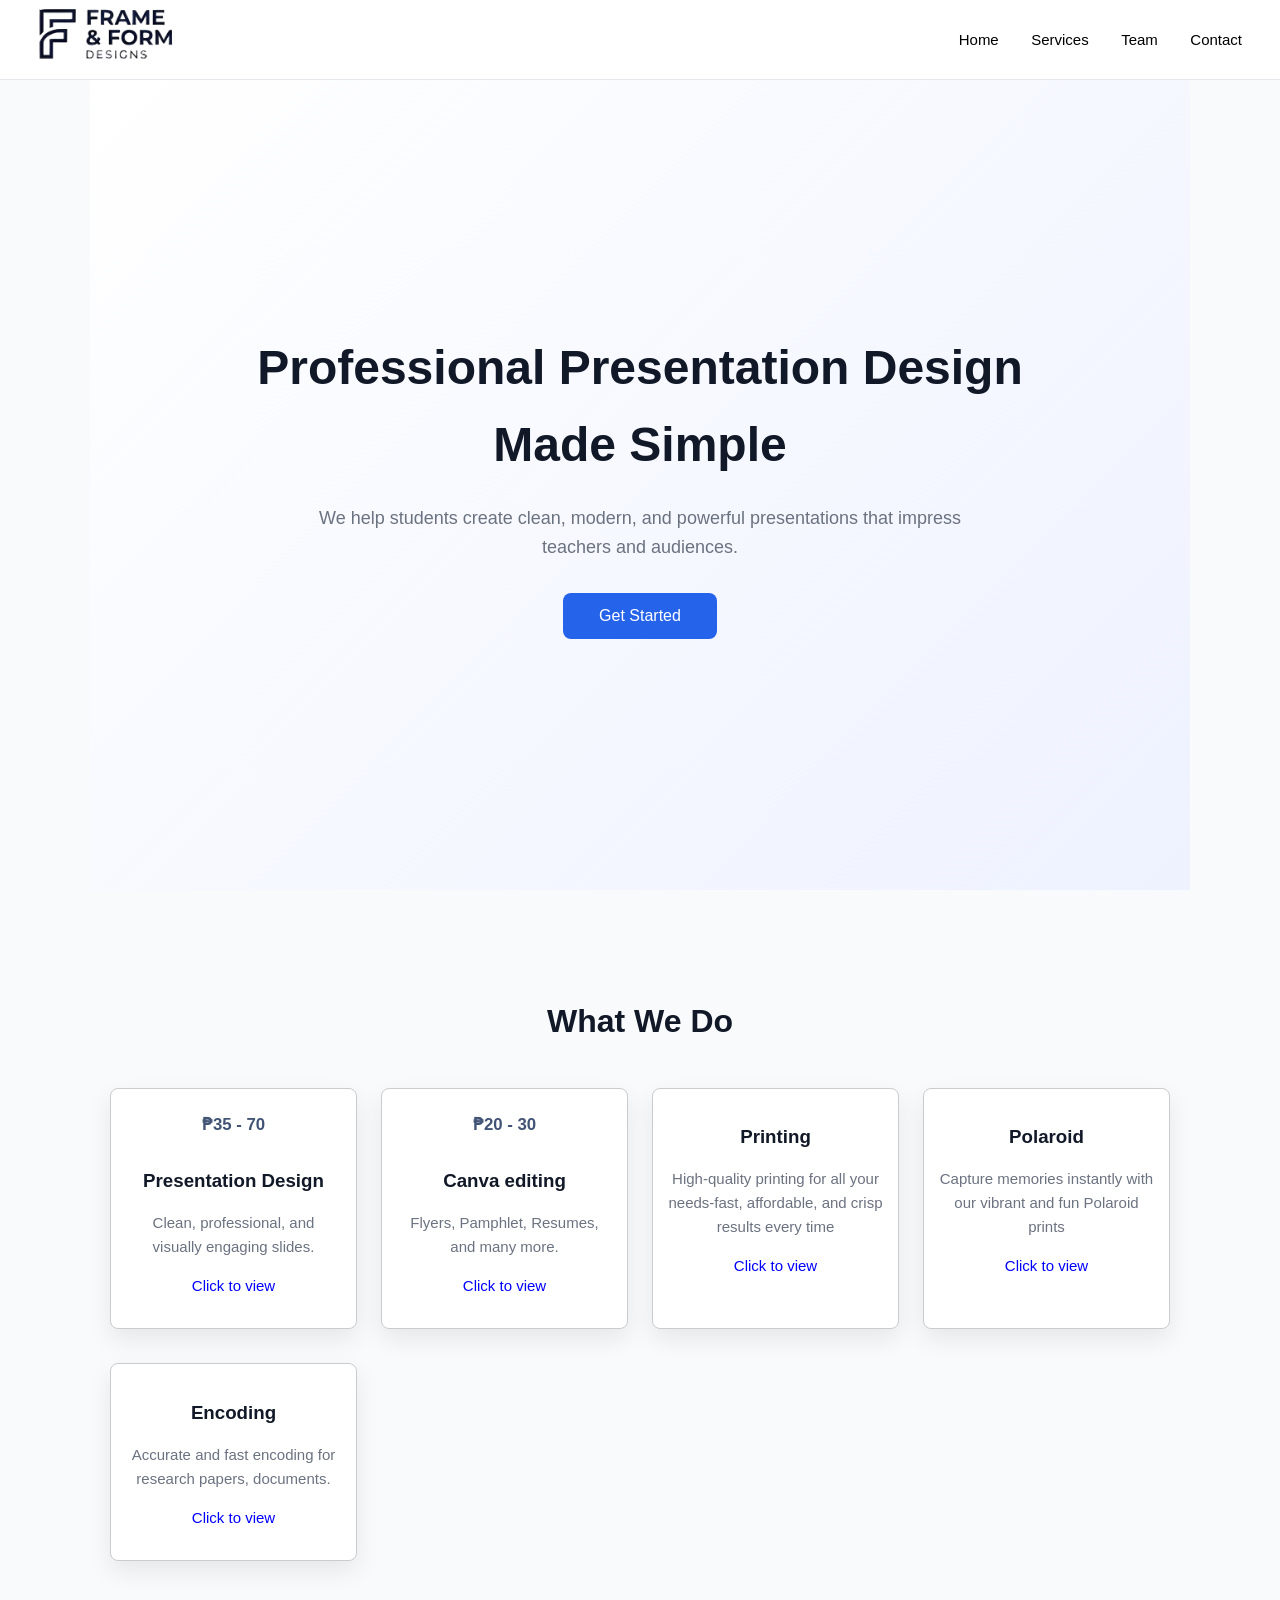
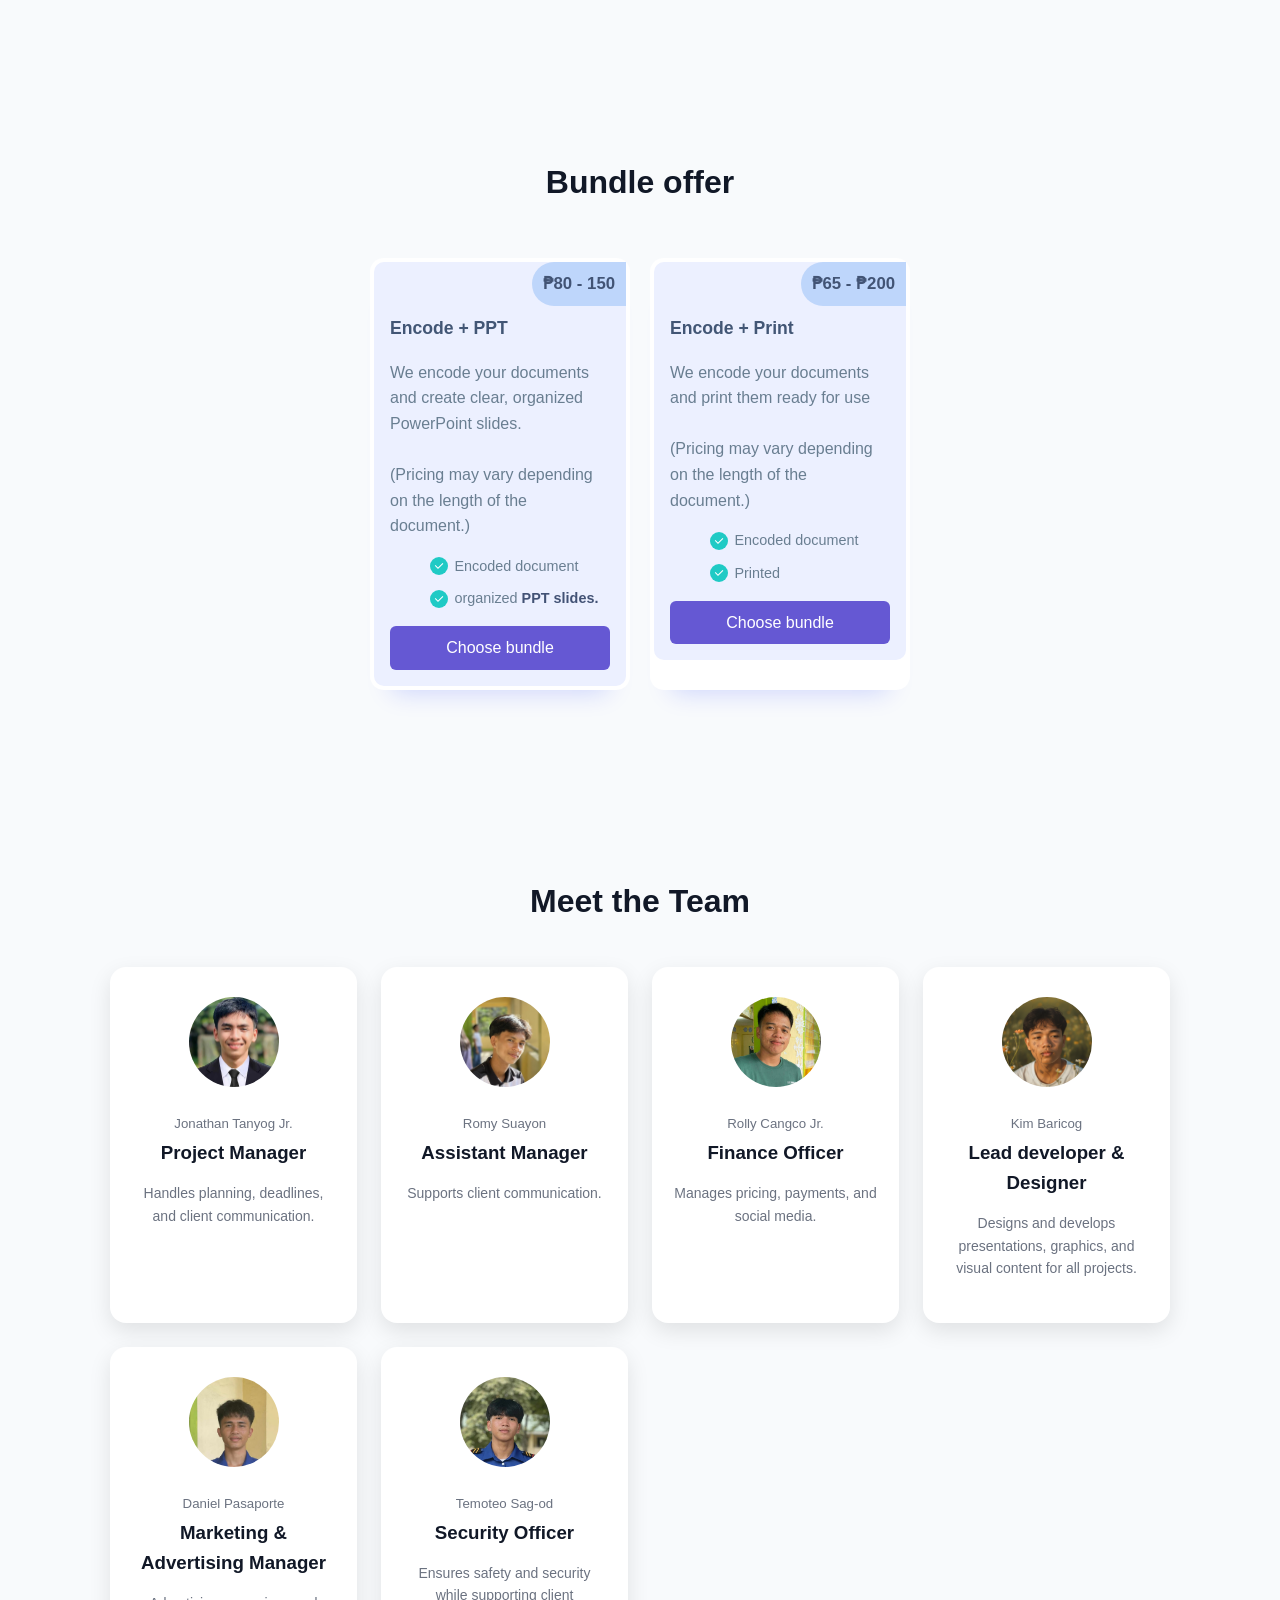
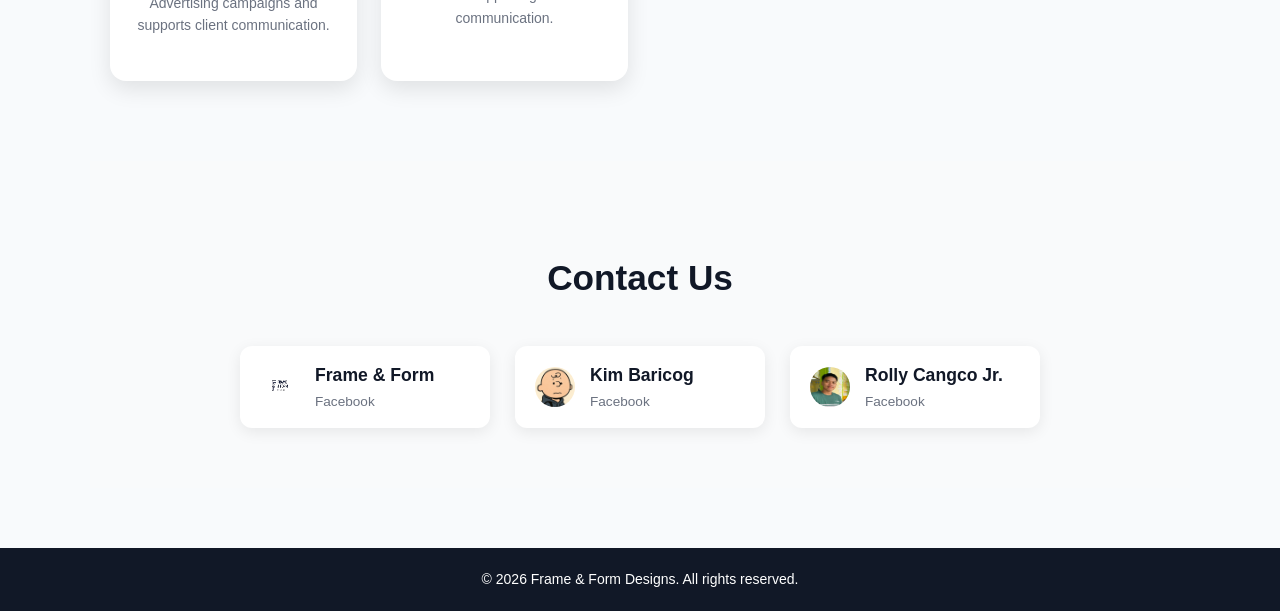
<file: index.html>
<!DOCTYPE html>
<html lang="en">
  <head>
    <meta charset="UTF-8" />
    <meta name="viewport" content="width=device-width, initial-scale=1.0" />
    <title>Frame & Form Designs</title>
    <link rel="icon" href="static/logoforweb.png" />
    <link rel="stylesheet" type="text/css" href="./static/main.css" />
    <link rel="stylesheet" type="text/css" href="./static/modes.css" />
    <link rel="stylesheet" type="text/css" href="./static/darkmode.css" />
    <link rel="stylesheet" type="text/css" href="./static/bundleoofer.css" />
  </head>

  <body>
    <!-- HEADER -->
    <header id="head">
      <div class="name">
        <img id="img" src="static/logo.png" alt="Slidecraft Logo" />
      </div>
      <div id="modeswitch" class="checkbox-wrapper-35">
        <input
          value="private"
          name="switch"
          id="switch"
          type="checkbox"
          class="switch"
        />
        <label for="switch">
          <span class="switch-x-text">Mode </span>
          <span class="switch-x-toggletext">
            <span class="switch-x-unchecked"
              ><span class="switch-x-hiddenlabel">Unchecked: </span>Light</span
            >
            <span class="switch-x-checked"
              ><span class="switch-x-hiddenlabel">Checked: </span>Dark</span
            >
          </span>
        </label>
      </div>
      <div id="landing" class="landings">
        <a href="#main"><button>Home</button></a>
        <a href="#services"><button>Services</button></a>
        <a href="#team"><button>Team</button></a>
        <a href="#contact"><button>Contact</button></a>
      </div>
    </header>

    <!-- HERO -->
    <section id="main">
      <div class="maintext">
        <h1>Professional Presentation Design Made Simple</h1>
        <p>
          We help students create clean, modern, and powerful presentations that
          impress teachers and audiences.
        </p>
        <button id="btn">Get Started</button>
      </div>
    </section>

    <!-- SERVICES -->
    <section id="services">
      <h2>What We Do</h2>
      <div class="services">
        <div class="service" onclick="toggleService(this)">
          <span class="pricingser">
            <span> ₱35 - 70 </span>
          </span>
          <h3>Presentation Design</h3>
          <p>Clean, professional, and visually engaging slides.</p>
          <p id="clickview">Click to view</p>

          <div class="service-more">
            <p>Some of our sample designs:<br />click to download</p>
            <div class="service-images">
              <a href="static/pptexample/Solar Energies.pptx"
                ><img src="static/photo/solar.png" alt="Design 1"
              /></a>
              <a href="static/pptexample/volcanicsign.pptx"
                ><img src="static/photo/volcanicsing.png" alt="Design 1"
              /></a>
              <a href="static/pptexample/tsunami.pptx"
                ><img src="static/photo/tsunami.png" alt="Design 1"
              /></a>
              <a href="static/pptexample/Vulnerabilities.pptx"
                ><img src="static/photo/vulna.png" alt="Design 1"
              /></a>
            </div>
          </div>
        </div>

        <div class="service" onclick="toggleService(this)">
          <span class="pricingser">
            <span> ₱20 - 30 </span>
          </span>
          <h3>Canva editing</h3>
          <p>Flyers, Pamphlet, Resumes, and many more.</p>
          <p id="clickview">Click to view</p>

          <div class="service-more">
            <p>Some of our sample designs:<br />click to download</p>
            <div class="service-images">
              <a href="static/canvaexample/flyer.png" download
                ><img src="static/canvaexample/flyer.png" alt="Design 1"
              /></a>
              <a href="static/canvaexample/alchemy.jpg" download
                ><img src="static/canvaexample/alchemy.jpg" alt="Design 1"
              /></a>
            </div>
          </div>
        </div>

        <div class="service" onclick="toggleService(this)">
          <h3>Printing</h3>
          <p>
            High-quality printing for all your needs-fast, affordable, and crisp
            results every time
          </p>
          <p id="clickview">Click to view</p>

          <div class="service-more">
            <p style="font-weight: bold">Pricing:</p>
            <p>
              • 1 page – <strong>₱5</strong><br />
              • More than 10 pages – <strong>₱4</strong> per page
            </p>
          </div>
        </div>

        <div class="service" onclick="toggleService(this)">
          <h3>Polaroid</h3>
          <p>
            Capture memories instantly with our vibrant and fun Polaroid prints
          </p>
          <p id="clickview">Click to view</p>

          <div class="service-more">
            <p style="font-weight: bold">Pricing:</p>
            <p>
              • 1×1 – <strong>₱10 (whole photopaper A4)</strong><br />
              • 2×2 – <strong>₱15 (whole photopaper A4)</strong>
            </p>
          </div>
        </div>

        <div class="service" onclick="toggleService(this)">
          <h3>Encoding</h3>
          <p>Accurate and fast encoding for research papers, documents.</p>
          <p id="clickview">Click to view</p>

          <div class="service-more">
            <p style="font-weight: bold">Pricing:</p>
            <p>
              • Research paper / any document – ₱30 or more than (depending on
              text length)
            </p>
            <p style="font-weight: bold">Encoding bundle</p>
            <p>• Encoding + PPT (price depends on text length)</p>
          </div>
        </div>
      </div>
    </section>

    <!-- SAMPLES -->
    <section id="bundle">
      <h2>Bundle offer</h2>
      <div class="plancontainer">
        <div class="plan">
          <div class="inner">
            <span class="pricing">
              <span> ₱80 - 150 </span>
            </span>
            <p class="title">Encode + PPT</p>
            <p class="info">
              We encode your documents and create clear, organized PowerPoint
              slides. <br /><br />(Pricing may vary depending on the length of
              the document.)
            </p>
            <ul class="features">
              <li>
                <span class="icon">
                  <svg
                    height="24"
                    width="24"
                    viewBox="0 0 24 24"
                    xmlns="http://www.w3.org/2000/svg"
                  >
                    <path d="M0 0h24v24H0z" fill="none"></path>
                    <path
                      fill="currentColor"
                      d="M10 15.172l9.192-9.193 1.415 1.414L10 18l-6.364-6.364 1.414-1.414z"
                    ></path>
                  </svg>
                </span>
                <span>Encoded document</span>
              </li>
              <li>
                <span class="icon">
                  <svg
                    height="24"
                    width="24"
                    viewBox="0 0 24 24"
                    xmlns="http://www.w3.org/2000/svg"
                  >
                    <path d="M0 0h24v24H0z" fill="none"></path>
                    <path
                      fill="currentColor"
                      d="M10 15.172l9.192-9.193 1.415 1.414L10 18l-6.364-6.364 1.414-1.414z"
                    ></path>
                  </svg>
                </span>
                <span>organized <strong> PPT slides.</strong></span>
              </li>
            </ul>
            <div class="action">
              <a
                class="button"
                href="https://www.facebook.com/profile.php?id=61586541810285"
              >
                Choose bundle
              </a>
            </div>
          </div>
        </div>
        <div class="plan">
          <div class="inner">
            <span class="pricing">
              <span> ₱65 - ₱200 </span>
            </span>
            <p class="title">Encode + Print</p>
            <p class="info">
              We encode your documents and print them ready for use
              <br /><br />(Pricing may vary depending on the length of the
              document.)
            </p>
            <ul class="features">
              <li>
                <span class="icon">
                  <svg
                    height="24"
                    width="24"
                    viewBox="0 0 24 24"
                    xmlns="http://www.w3.org/2000/svg"
                  >
                    <path d="M0 0h24v24H0z" fill="none"></path>
                    <path
                      fill="currentColor"
                      d="M10 15.172l9.192-9.193 1.415 1.414L10 18l-6.364-6.364 1.414-1.414z"
                    ></path>
                  </svg>
                </span>
                <span>Encoded document</span>
              </li>
              <li>
                <span class="icon">
                  <svg
                    height="24"
                    width="24"
                    viewBox="0 0 24 24"
                    xmlns="http://www.w3.org/2000/svg"
                  >
                    <path d="M0 0h24v24H0z" fill="none"></path>
                    <path
                      fill="currentColor"
                      d="M10 15.172l9.192-9.193 1.415 1.414L10 18l-6.364-6.364 1.414-1.414z"
                    ></path>
                  </svg>
                </span>
                <span>Printed</span>
              </li>
            </ul>
            <div class="action">
              <a
                class="button"
                href="https://www.facebook.com/profile.php?id=61586541810285"
              >
                Choose bundle
              </a>
            </div>
          </div>
        </div>
      </div>
    </section>
    <!-- TEAM -->
    <section id="team">
      <h2>Meet the Team</h2>
      <div class="team">
        <div class="member">
          <img src="static/photo/tanyog.jpg" />
          <h5>Jonathan Tanyog Jr.</h5>
          <h3>Project Manager</h3>
          <p>Handles planning, deadlines, and client communication.</p>
        </div>
        <div class="member">
          <img src="static/photo/romy.jpg" />
          <h5>Romy Suayon</h5>
          <h3>Assistant Manager</h3>
          <p>Supports client communication.</p>
        </div>

        <div class="member">
          <img src="static/photo/rollyc.jpg" />
          <h5>Rolly Cangco Jr.</h5>
          <h3>Finance Officer</h3>
          <p>Manages pricing, payments, and social media.</p>
        </div>

        <div class="member">
          <img src="static/photo/example.png" />
          <h5>Kim Baricog</h5>
          <h3>Lead developer & Designer</h3>
          <p>
            Designs and develops presentations, graphics, and visual content for
            all projects.
          </p>
        </div>

        <div class="member">
          <img src="static/photo/pasaporte.jpg" />
          <h5>Daniel Pasaporte</h5>
          <h3>Marketing & Advertising Manager</h3>
          <p>Advertising campaigns and supports client communication.</p>
        </div>

        <div class="member">
          <img src="static/photo/sagod.jpg" />
          <h5>Temoteo Sag-od</h5>
          <h3>Security Officer</h3>
          <p>
            Ensures safety and security while supporting client communication.
          </p>
        </div>
      </div>
    </section>

    <!-- CONTACT -->
    <section id="contact">
      <h2>Contact Us</h2>
      <div class="contact-cards">
        <a
          href="https://www.facebook.com/profile.php?id=61586541810285"
          target="_blank"
          class="contact-card"
        >
          <img
            src="static/photo/pageprofile.png"
            alt="Facebook"
            class="contact-icon"
          />
          <div class="contact-info">
            <p class="contact-name">Frame & Form</p>
            <p class="contact-label">Facebook</p>
          </div>
        </a>

        <a
          href="https://www.facebook.com/kim.baricog.2025"
          target="_blank"
          class="contact-card"
        >
          <img
            src="static/photo/kimprofile.jpg"
            alt="Facebook"
            class="contact-icon"
          />
          <div class="contact-info">
            <p class="contact-name">Kim Baricog</p>
            <p class="contact-label">Facebook</p>
          </div>
        </a>

        <a
          href="https://www.facebook.com/PCCDCANGCO"
          target="_blank"
          class="contact-card"
        >
          <img
            src="static/photo/rollyc.jpg"
            alt="Facebook"
            class="contact-icon"
          />
          <div class="contact-info">
            <p class="contact-name">Rolly Cangco Jr.</p>
            <p class="contact-label">Facebook</p>
          </div>
        </a>
      </div>
    </section>

    <footer>© 2026 Frame & Form Designs. All rights reserved.</footer>
    <script src="static/main.js" defer></script>
  </body>
</html>
</file>
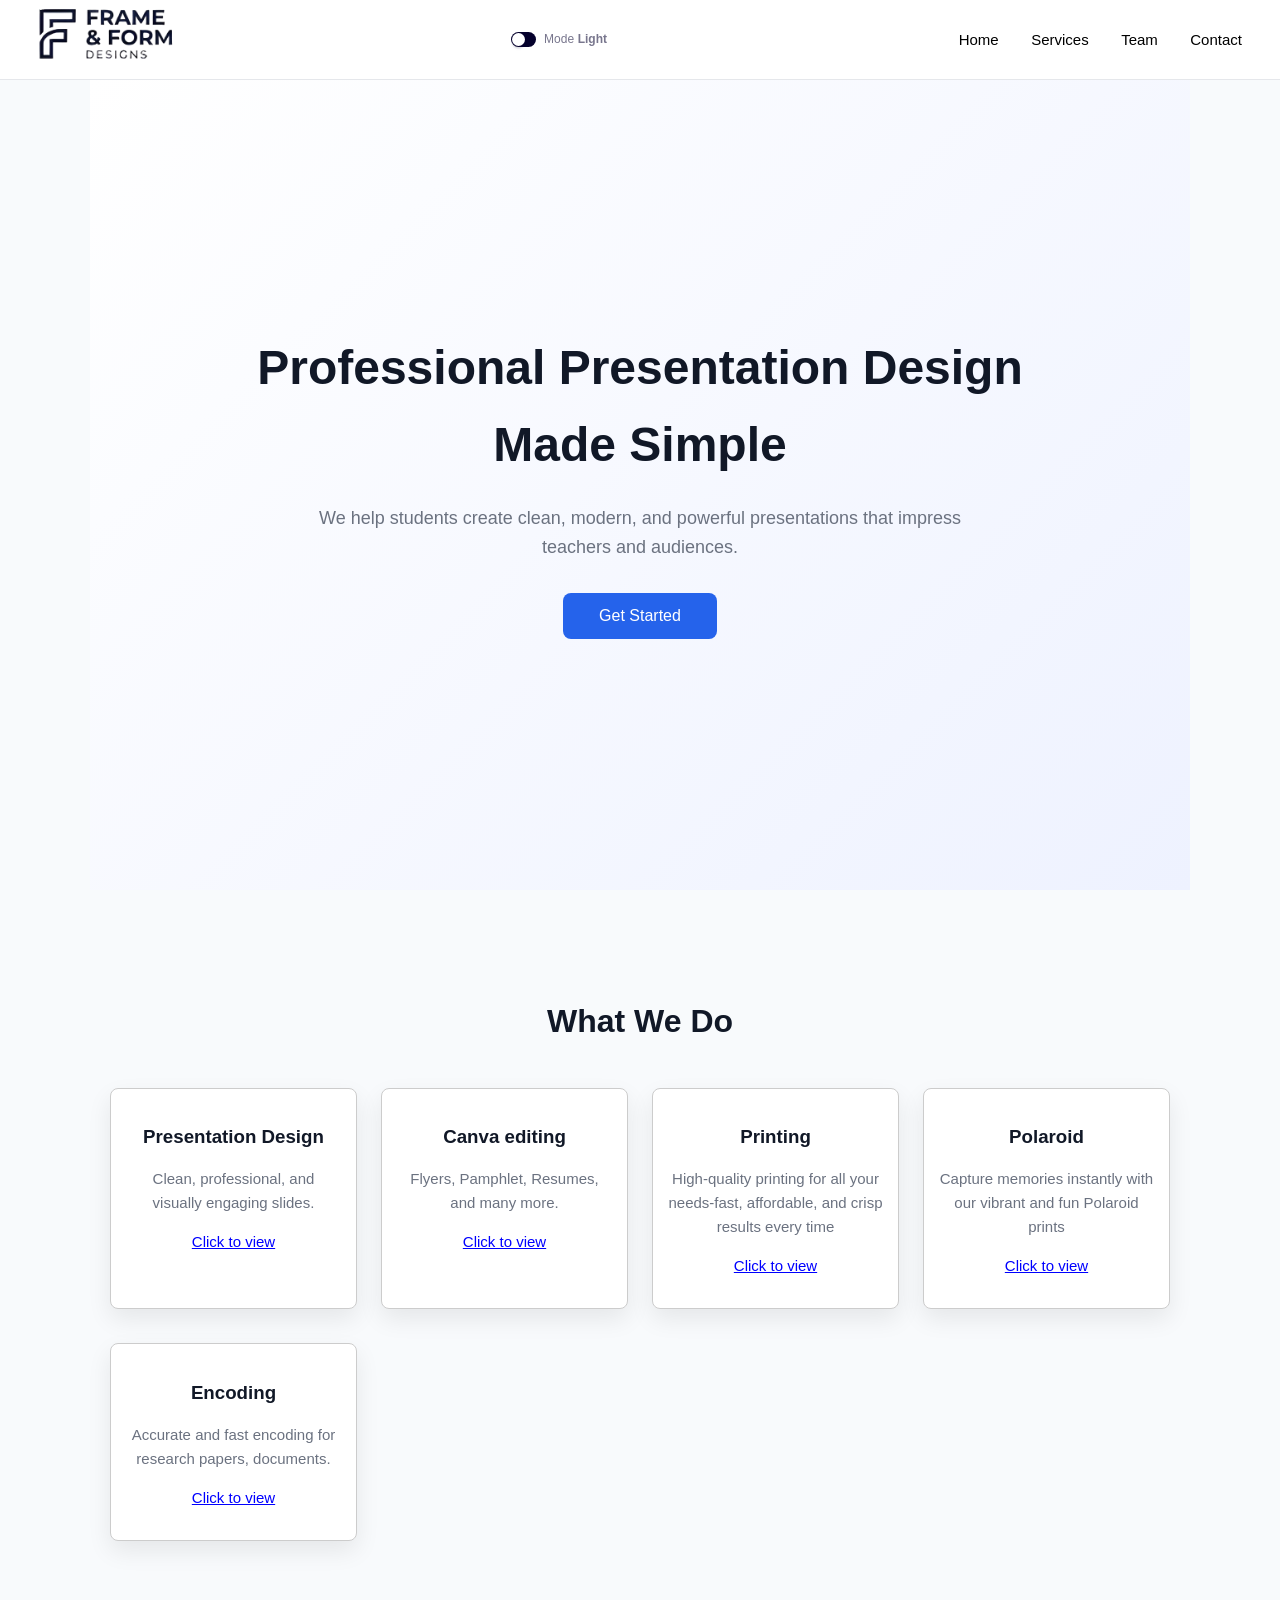
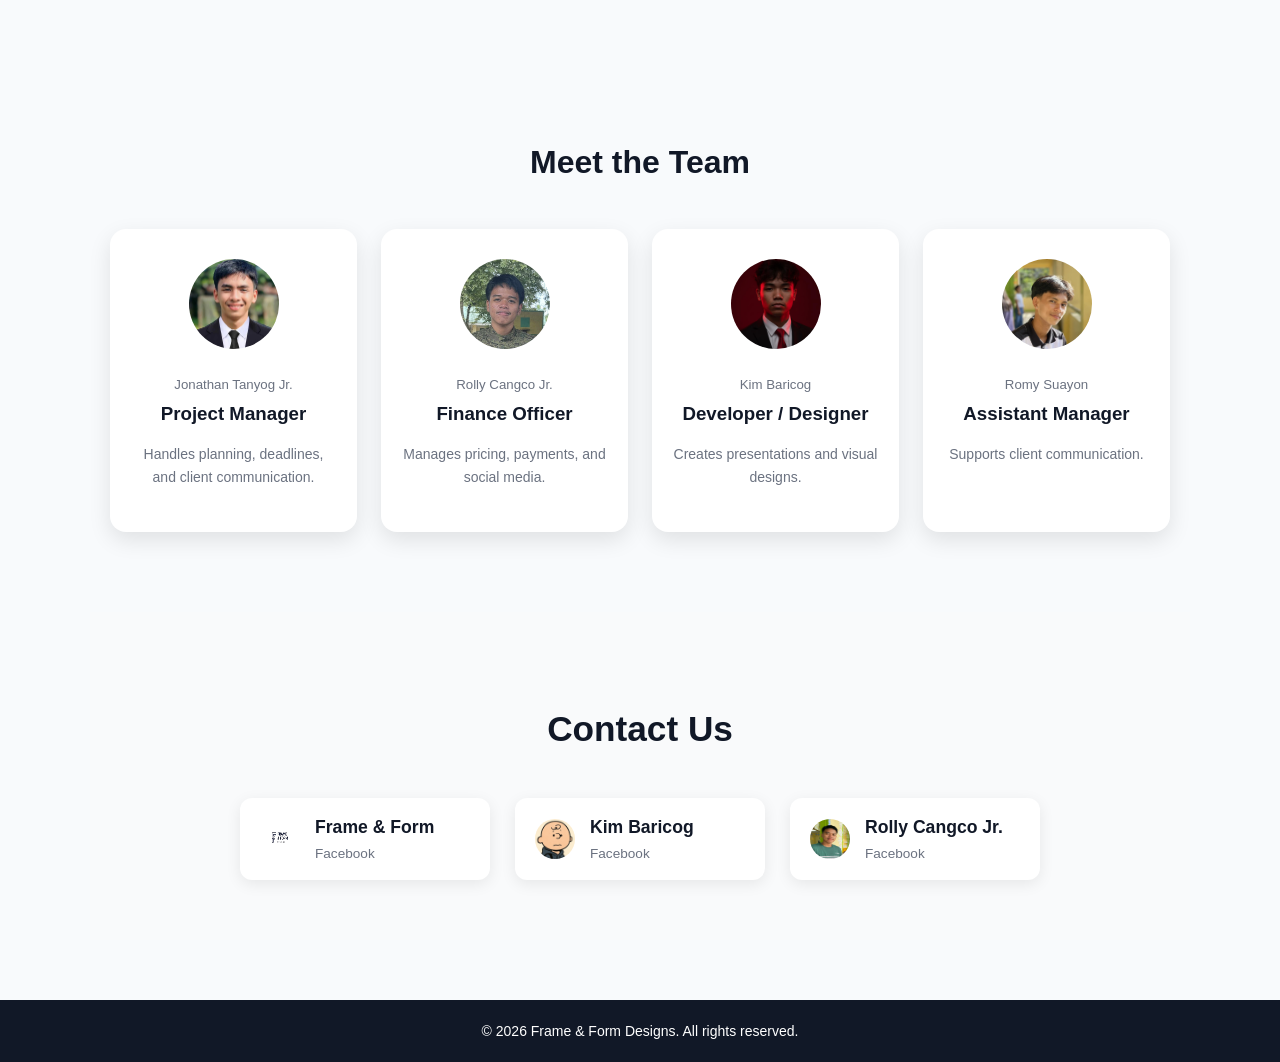
<file: example.html>
<!DOCTYPE html>
<html lang="en">
  <head>
    <meta charset="UTF-8" />
    <meta name="viewport" content="width=device-width, initial-scale=1.0" />
    <title>Frame & Form Designs</title>
    <link rel="icon" href="static/logoforweb.png" />
    <link rel="stylesheet" type="text/css" href="./static/example.css" />
    <link rel="stylesheet" type="text/css" href="./static/modes.css" />
    <link rel="stylesheet" type="text/css" href="./static/darkmode.css" />
  </head>

  <body>
    <!-- HEADER -->
    <header id="head">
      <div class="name">
        <img id="img" src="static/logo.png" alt="Slidecraft Logo" />
      </div>
      <!--checkbox-->
      <div class="checkbox-wrapper-35">
        <input
          value="private"
          name="switch"
          id="switch"
          type="checkbox"
          class="switch"
        />
        <label for="switch">
          <span class="switch-x-text">Mode </span>
          <span class="switch-x-toggletext">
            <span class="switch-x-unchecked"
              ><span class="switch-x-hiddenlabel">Unchecked: </span>Light</span
            >
            <span class="switch-x-checked"
              ><span class="switch-x-hiddenlabel">Checked: </span>Dark</span
            >
          </span>
        </label>
      </div>
      <div id="landing" class="landings">
        <a href="#main"><button>Home</button></a>
        <a href="#services"><button>Services</button></a>
        <a href="#team"><button>Team</button></a>
        <a href="#contact"><button>Contact</button></a>
      </div>
    </header>

    <!-- HERO -->
    <section id="main">
      <div class="maintext">
        <h1>Professional Presentation Design Made Simple</h1>
        <p>
          We help students create clean, modern, and powerful presentations that
          impress teachers and audiences.
        </p>
        <button id="btn">Get Started</button>
      </div>
    </section>

    <!-- SERVICES -->
    <section id="services">
      <h2>What We Do</h2>
      <div class="services">
        <div class="service" onclick="toggleService(this)">
          <h3>Presentation Design</h3>
          <p>Clean, professional, and visually engaging slides.</p>
          <p id="clickview">Click to view</p>

          <div class="service-more">
            <p>Some of our sample designs:<br />click to download</p>
            <div class="service-images">
              <a href="static/pptexample/Solar Energies.pptx"
                ><img src="static/photo/solar.png" alt="Design 1"
              /></a>
              <a href="static/pptexample/volcanicsign.pptx"
                ><img src="static/photo/volcanicsing.png" alt="Design 1"
              /></a>
              <a href="static/pptexample/tsunami.pptx"
                ><img src="static/photo/tsunami.png" alt="Design 1"
              /></a>
              <a href="static/pptexample/Vulnerabilities.pptx"
                ><img src="static/photo/vulna.png" alt="Design 1"
              /></a>
            </div>
          </div>
        </div>

        <div class="service" onclick="toggleService(this)">
          <h3>Canva editing</h3>
          <p>Flyers, Pamphlet, Resumes, and many more.</p>
          <p id="clickview">Click to view</p>

          <div class="service-more">
            <p>Some of our sample designs:<br />click to download</p>
            <div class="service-images">
              <a href="static/canvaexample/flyer.png" download
                ><img src="static/canvaexample/flyer.png" alt="Design 1"
              /></a>
              <a href="static/canvaexample/alchemy.jpg" download
                ><img src="static/canvaexample/alchemy.jpg" alt="Design 1"
              /></a>
            </div>
          </div>
        </div>

        <div class="service" onclick="toggleService(this)">
          <h3>Printing</h3>
          <p>
            High-quality printing for all your needs-fast, affordable, and crisp
            results every time
          </p>
          <p id="clickview">Click to view</p>

          <div class="service-more">
            <p style="font-weight: bold">Pricing:</p>
            <p>
              • 1 page – <strong>₱5</strong><br />
              • More than 10 pages – <strong>₱4</strong> per page
            </p>
          </div>
        </div>

        <div class="service" onclick="toggleService(this)">
          <h3>Polaroid</h3>
          <p>
            Capture memories instantly with our vibrant and fun Polaroid prints
          </p>
          <p id="clickview">Click to view</p>

          <div class="service-more">
            <p style="font-weight: bold">Pricing:</p>
            <p>
              • 1×1 – <strong>₱10 (whole photopaper A4)</strong><br />
              • 2×2 – <strong>₱15 (whole photopaper A4)</strong>
            </p>
          </div>
        </div>

        <div class="service" onclick="toggleService(this)">
          <h3>Encoding</h3>
          <p>Accurate and fast encoding for research papers, documents.</p>
          <p id="clickview">Click to view</p>

          <div class="service-more">
            <p style="font-weight: bold">Pricing:</p>
            <p>
              • Research paper / any document – ₱30 or more than (depending on
              text length)
            </p>
            <p style="font-weight: bold">Encoding bundle</p>
            <p>• Encoding + PPT (price depends on text length)</p>
          </div>
        </div>
      </div>
    </section>

    <!-- TEAM -->
    <section id="team">
      <h2>Meet the Team</h2>
      <div class="team">
        <div class="member">
          <img src="static/photo/tanyog.jpg" />
          <h5>Jonathan Tanyog Jr.</h5>
          <h3>Project Manager</h3>
          <p>Handles planning, deadlines, and client communication.</p>
        </div>

        <div class="member">
          <img src="static/photo/cangco.jpg" />
          <h5>Rolly Cangco Jr.</h5>
          <h3>Finance Officer</h3>
          <p>Manages pricing, payments, and social media.</p>
        </div>

        <div class="member">
          <img src="static/photo/kim.jpg" />
          <h5>Kim Baricog</h5>
          <h3>Developer / Designer</h3>
          <p>Creates presentations and visual designs.</p>
        </div>

        <div class="member">
          <img src="static/photo/romy.jpg" />
          <h5>Romy Suayon</h5>
          <h3>Assistant Manager</h3>
          <p>Supports client communication.</p>
        </div>
      </div>
    </section>

    <!-- CONTACT -->
    <section id="contact">
      <h2>Contact Us</h2>
      <div class="contact-cards">
        <a
          href="https://www.facebook.com/profile.php?id=61586541810285"
          target="_blank"
          class="contact-card"
        >
          <img
            src="static/photo/pageprofile.png"
            alt="Facebook"
            class="contact-icon"
          />
          <div class="contact-info">
            <p class="contact-name">Frame & Form</p>
            <p class="contact-label">Facebook</p>
          </div>
        </a>

        <a
          href="https://www.facebook.com/kim.baricog.2025"
          target="_blank"
          class="contact-card"
        >
          <img
            src="static/photo/kimprofile.jpg"
            alt="Facebook"
            class="contact-icon"
          />
          <div class="contact-info">
            <p class="contact-name">Kim Baricog</p>
            <p class="contact-label">Facebook</p>
          </div>
        </a>

        <a
          href="https://www.facebook.com/PCCDCANGCO"
          target="_blank"
          class="contact-card"
        >
          <img
            src="static/photo/rollyc.jpg"
            alt="Facebook"
            class="contact-icon"
          />
          <div class="contact-info">
            <p class="contact-name">Rolly Cangco Jr.</p>
            <p class="contact-label">Facebook</p>
          </div>
        </a>
      </div>
    </section>

    <footer>© 2026 Frame & Form Designs. All rights reserved.</footer>
    <script src="static/main.js" defer></script>
  </body>
</html>
</file>
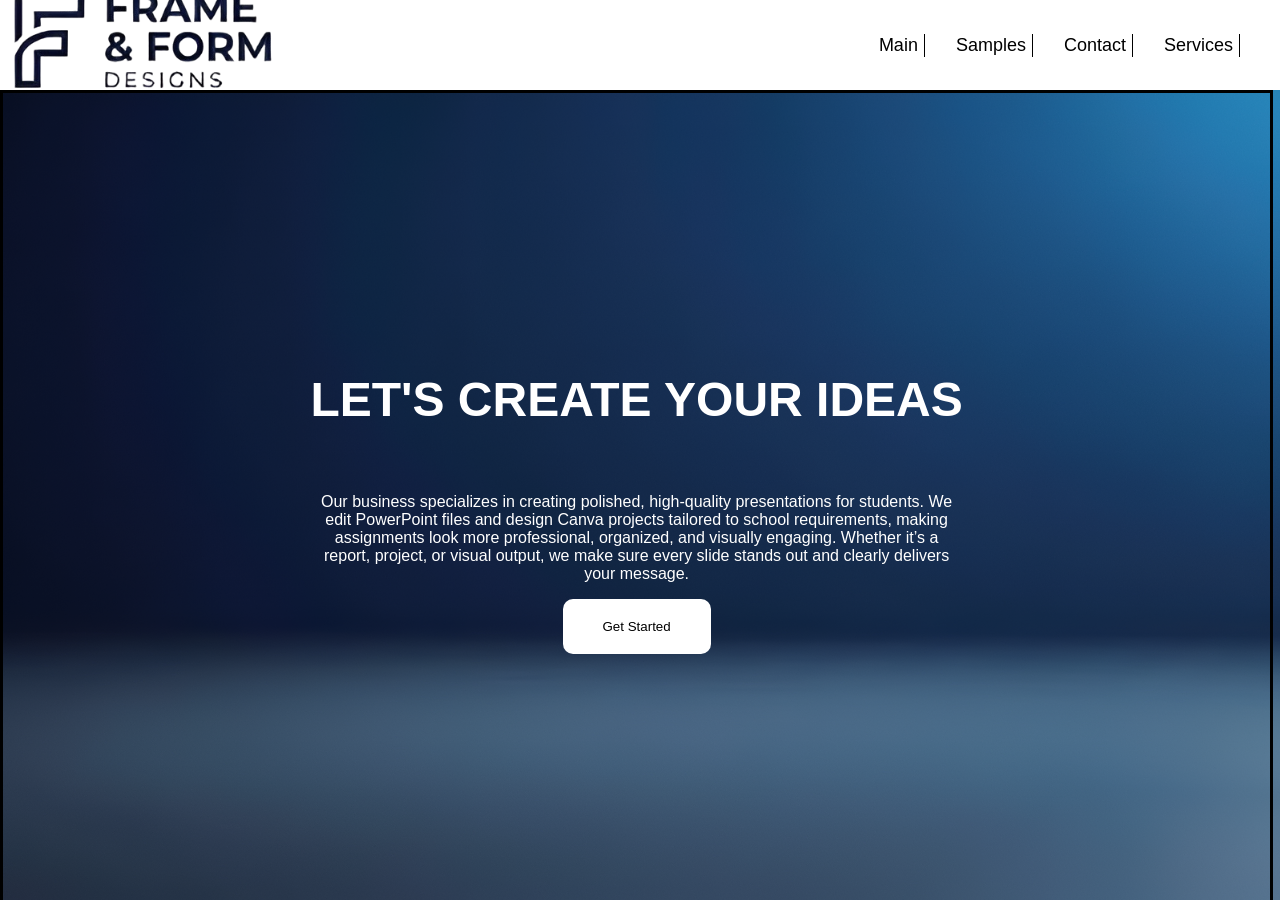
<file: shopping.html>
<!DOCTYPE html>
<html lang="en">
  <head>
    <meta charset="UTF-8" />
    <meta name="viewport" content="width=device-width, initial-scale=1.0" />
    <title>Document</title>
    <style>
      html {
        scroll-behavior: smooth;
      }
      body {
        margin: 0px;
      }
      header {
        background-color: white;
        height: 10vh;
        display: flex;
        align-items: center;
        justify-content: space-between;
      }

      .landings {
        display: flex;
        gap: 25px;
        margin-right: 40px;
      }
      .landings button {
        background-color: transparent;
        border: none;
        border-right: solid black 1px;
        font-size: large;
        cursor: pointer;
      }
      .landings button:hover {
        color: rgb(0, 149, 255);
        text-decoration: underline;
      }
      .name img {
        width: 80%;
      }

      main {
        background-image: url(static/business.jpg);
        background-repeat: no-repeat;
        background-position: center;
        background-size: cover;
        flex-direction: column;
        justify-content: center;
        align-items: center;
        height: 90vh;
        overflow-y: auto;
      }

      .maintext {
        width: 100%;
        display: flex;
        flex-direction: column;
        align-items: center;
      }

      .maintext h1 {
        font-size: 3rem;
        color: white;
        font-family: Arial, Helvetica, sans-serif;
        text-align: center;
      }

      .secondtext {
        font-family: Arial, Helvetica, sans-serif;
        color: white;
        width: 50%;
        text-align: center;
        padding: 10px;
        margin-left: 0;
      }
      .secondtext button {
        background-color: white;
        border: none;
        padding: 20px 40px;
        border-radius: 10px;
        cursor: pointer;
      }
      #main {
        height: 90vh;
        display: flex;
        justify-content: center;
        align-items: center;
        flex-direction: column;
      }
      section {
        width: 99%;
        height: 95vh;
        border: solid;
        display: flex;
        justify-content: center;
        align-items: center;
        flex-direction: column;
      }
      .samples {
        display: flex;
        justify-content: center;
        align-items: center;
        height: 50%;

        flex-wrap: wrap;
      }
      .samplebox {
        width: 350px;
        height: 200px;
        background-color: white;
        border-radius: 10px;
        margin: 10px;
        cursor: pointer;
      }
      .samplebox img {
        width: 350px;
        border-radius: 10px;
        height: 200px;
      }
      .samplebox:hover {
        transform: scale(1.05);
      }
    </style>
  </head>
  <body>
    <header>
      <div class="name"><img src="static/logo.png" alt="logo" /></div>
      <div class="landings">
        <a id="gomain"><button>Main</button></a>
        <a id="gosample"><button>Samples</button></a>
        <a id="gocontact"><button>Contact</button></a>
        <a href=""><button>Services</button></a>
      </div>
    </header>

    <main>
      <section id="main">
        <div class="maintext">
          <h1>LET'S CREATE YOUR IDEAS</h1>

          <div class="secondtext">
            <p>
              Our business specializes in creating polished, high-quality
              presentations for students. We edit PowerPoint files and design
              Canva projects tailored to school requirements, making assignments
              look more professional, organized, and visually engaging. Whether
              it’s a report, project, or visual output, we make sure every slide
              stands out and clearly delivers your message.
            </p>
            <a href="sample.html"><button>Get Started</button></a>
          </div>
        </div>
      </section>
      <section id="sample">
        <h2>Samples</h2>
        <div class="samples">
          <div class="samplebox">
            <a href="static/pptexample/intemolecular.pptx" target="_blank">
              <img src="static/photo/entermolecular.png" alt="photo"
            /></a>
          </div>
          <div class="samplebox">
            <a href="static/pptexample/intemolecular.pptx" target="_blank">
              <img src="static/photo/entermolecular.png" alt="photo"
            /></a>
          </div>
          <div class="samplebox">
            <a href="static/pptexample/intemolecular.pptx" target="_blank">
              <img src="static/photo/entermolecular.png" alt="photo"
            /></a>
          </div>
          <div class="samplebox">
            <a href="static/pptexample/intemolecular.pptx" target="_blank">
              <img src="static/photo/entermolecular.png" alt="photo"
            /></a>
          </div>
          <div class="samplebox">
            <a href="static/pptexample/intemolecular.pptx" target="_blank">
              <img src="static/photo/entermolecular.png" alt="photo"
            /></a>
          </div>
          <div class="samplebox">
            <a href="static/pptexample/intemolecular.pptx" target="_blank">
              <img src="static/photo/entermolecular.png" alt="photo"
            /></a>
          </div>
          <div class="samplebox">
            <a href="static/pptexample/intemolecular.pptx" target="_blank">
              <img src="static/photo/entermolecular.png" alt="photo"
            /></a>
          </div>
          <div class="samplebox">
            <a href="static/pptexample/intemolecular.pptx" target="_blank">
              <img src="static/photo/entermolecular.png" alt="photo"
            /></a>
          </div>
        </div>
      </section>
    </main>
  </body>
  <script>
    document.getElementById("gomain").addEventListener("click", () => {
      document.getElementById("main").scrollIntoView({
        behavior: "smooth",
      });
    });

    document.getElementById("gosample").addEventListener("click", () => {
      document.getElementById("sample").scrollIntoView({
        behavior: "smooth",
      });
    });
  </script>
</html>
</file>
<file: static/main.css>
:root {
  --primary: #111827;
  --accent: #2563eb;
  --bg-light: #f8fafc;
  --text-muted: #6b7280;
}

* {
  box-sizing: border-box;
  font-family: "Segoe UI", Arial, sans-serif;
}

html {
  scroll-behavior: smooth;
}

body {
  margin: 0;
  background-color: var(--bg-light);
  color: #111827;
  line-height: 1.6;
}

/* ================= HEADER ================= */
header {
  position: sticky;
  top: 0;
  z-index: 100;
  background: #fff;
  padding: 0px 32px;
  display: flex;
  justify-content: space-between;
  align-items: center;
  border-bottom: 1px solid #e5e7eb;
  font-family: "Segoe UI", Arial, sans-serif;
}

.name img {
  width: 150px;
}

.landings a {
  margin-left: 16px;
  text-decoration: none;
}

.landings button {
  background: none;
  border: none;
  font-size: 15px;
  cursor: pointer;
}

.landings button:hover {
  color: var(--accent);
}

/* ================= HERO ================= */
#main {
  min-height: 90vh;
  display: flex;
  align-items: center;
  justify-content: center;
  padding: 80px 20px;
  text-align: center;
  background: linear-gradient(135deg, #ffffff, #eef2ff);
}

.maintext h1 {
  font-size: 3rem;
  max-width: 800px;
  margin: 0 auto 20px;
}

.maintext p {
  font-size: 18px;
  color: var(--text-muted);
  max-width: 650px;
  margin: 0 auto 32px;
}

.maintext button {
  padding: 14px 36px;
  border-radius: 8px;
  border: none;
  background: var(--accent);
  color: #fff;
  font-size: 16px;
  cursor: pointer;
}

.maintext button:hover {
  background: #1d4ed8;
}

/* ================= SECTIONS ================= */
section {
  padding: 80px 20px;
  max-width: 1100px;
  margin: auto;
}

section h2 {
  font-size: 2rem;
  text-align: center;
  margin-bottom: 40px;
}

/* ================= SERVICES ================= */
.services {
  display: grid;
  grid-template-columns: repeat(auto-fit, minmax(220px, 1fr));
  gap: 24px;
}

.service {
  background: #fff;
  padding: 30px;
  border-radius: 16px;
  text-align: center;
  box-shadow: 0 10px 25px rgba(0, 0, 0, 0.08);
}

.service h3 {
  margin-bottom: 10px;
}

.service p {
  color: var(--text-muted);
  font-size: 15px;
}

/* ================= SAMPLES ================= */
.samples {
  display: grid;
  grid-template-columns: repeat(auto-fit, minmax(220px, 1fr));
  gap: 20px;
}

.samplebox {
  background: #fff;
  border-radius: 14px;
  overflow: hidden;
  box-shadow: 0 8px 20px rgba(0, 0, 0, 0.1);
}

.samplebox img {
  width: 100%;
  display: block;
}

.samplebox button {
  width: 100%;
  padding: 14px;
  border: none;
  background: var(--primary);
  color: #fff;
  cursor: pointer;
  font-size: 15px;
}

/* ================= TEAM ================= */
.team {
  display: grid;
  grid-template-columns: repeat(auto-fit, minmax(220px, 1fr));
  gap: 24px;
}

.member {
  background: #fff;
  border-radius: 16px;
  padding: 30px 20px;
  text-align: center;
  box-shadow: 0 8px 22px rgba(0, 0, 0, 0.1);
}

.member img {
  width: 90px;
  height: 90px;
  border-radius: 50%;
  object-fit: cover;
  margin-bottom: 12px;
}

.member h5 {
  margin: 6px 0 2px;
  font-weight: normal;
  color: var(--text-muted);
}

.member h3 {
  margin: 4px 0;
}

.member p {
  font-size: 14px;
  color: var(--text-muted);
}

/* ================= CONTACT ================= */
.contact {
  text-align: center;
  font-size: 16px;
}

.contact a {
  color: var(--accent);
  text-decoration: none;
}

/* ================= FOOTER ================= */
footer {
  background: var(--primary);
  color: #fff;
  text-align: center;
  padding: 20px;
  font-size: 14px;
  margin-top: 60px;
}
#bundle {
  display: flex;
  justify-content: center;
  align-items: center;
  flex-direction: column;
  gap: 10px;
}
.plancontainer {
  display: flex;
  flex-direction: row;
  gap: 20px;
}
#modeswitch {
  display: none;
}
/* ================= MOBILE OPTIMIZATION ================= */
@media (max-width: 768px) {
  /* HEADER */
  header {
    padding: 5px 16px;
    flex-direction: column;
    gap: 10px;
  }
  #bundle {
    display: flex;
    justify-content: center;
    align-items: center;
    flex-direction: column;
    gap: 10px;
  }
  .plancontainer {
    display: flex;
    flex-direction: column;
    gap: 20px;
  }
  #modeswitch {
    display: block;
  }
  .landings {
    display: flex;
    flex-wrap: wrap;
    justify-content: center;
    gap: 10px;
  }

  .landings button {
    font-size: 15px;

    overflow: none;
  }
  .landings button:active,
  .landings button:focus {
    color: blue;
  }

  /* HERO */
  #main {
    padding: 60px 16px;
  }

  .maintext h1 {
    font-size: 2rem;
  }

  .maintext p {
    font-size: 16px;
  }

  .maintext button {
    width: 100%;
    max-width: 320px;
  }

  /* SECTIONS */
  section {
    padding: 60px 16px;
  }

  section h2 {
    font-size: 1.6rem;
  }

  /* SERVICES */
  .services {
    gap: 16px;
  }

  /* SAMPLES */
  .samples {
    grid-template-columns: 1fr;
  }

  /* TEAM */
  .team {
    grid-template-columns: 1fr;
  }

  .member {
    padding: 24px 16px;
  }

  /* CONTACT */
  .contact p {
    font-size: 15px;
  }

  footer {
    font-size: 13px;
    padding: 16px;
  }
  .name img {
    width: 80px;
  }
}
.service {
  cursor: pointer;
  border: 1px solid #ccc;
  padding: 15px;
  margin-bottom: 10px;
  border-radius: 8px;
}

.service-more {
  max-height: 0;
  overflow: hidden;
  transition: max-height 0.4s ease;
}

.service.active .service-more {
  max-height: 600px; /* enough for 4 images + text */
}

.service-images {
  display: flex;
  gap: 10px;
  flex-wrap: wrap;
  margin-top: 10px;
}

.service-images img {
  width: 100%;
  border-radius: 5px;
  object-fit: cover;
  transition: transform 0.3s;
}

.service-images img:hover {
  transform: scale(1.05);
}
.service-images a {
  width: calc(25% - 10px); /* 4 images per row */
  display: block;
}
#clickview {
  color: blue;
}
#contact {
  padding: 60px 20px;
  background-color: #f9fafb;
  text-align: center;
}

#contact h2 {
  font-size: 2.2rem;
  color: #111827;
  margin-bottom: 40px;
}

.contact-cards {
  display: flex;
  justify-content: center;
  flex-wrap: wrap;
  gap: 25px;
}

.contact-card {
  display: flex;
  align-items: center;
  gap: 15px;
  background-color: #ffffff;
  padding: 15px 20px;
  border-radius: 12px;
  box-shadow: 0 4px 15px rgba(0, 0, 0, 0.08);
  text-decoration: none;
  color: #111827;
  transition: transform 0.3s, box-shadow 0.3s;
  width: 250px;
}

.contact-card:hover {
  transform: translateY(-5px);
  box-shadow: 0 8px 20px rgba(0, 0, 0, 0.12);
}

.contact-icon {
  width: 40px;
  height: 40px;
}

.contact-info {
  text-align: left;
}

.contact-name {
  font-weight: 600;
  font-size: 1.1rem;
  margin: 0;
}

.contact-label {
  font-size: 0.85rem;
  color: #6b7280; /* muted text */
  margin: 2px 0 0;
}
.contact-cards img {
  border-radius: 50%;
}
</file>
<file: static/modes.css>
.checkbox-wrapper-35 .switch {
  display: none;
}

.checkbox-wrapper-35 .switch + label {
  -webkit-box-align: center;
  -webkit-align-items: center;
  -ms-flex-align: center;
  align-items: center;
  color: #78768d;
  cursor: pointer;
  display: -webkit-box;
  display: -webkit-flex;
  display: -ms-flexbox;
  display: flex;
  font-family: "Helvetica Neue", Helvetica, Arial, sans-serif;
  font-size: 12px;
  line-height: 15px;
  position: relative;
  -webkit-user-select: none;
  -moz-user-select: none;
  -ms-user-select: none;
  user-select: none;
}

.checkbox-wrapper-35 .switch + label::before,
.checkbox-wrapper-35 .switch + label::after {
  content: "";
  display: block;
}

.checkbox-wrapper-35 .switch + label::before {
  background-color: #05012c;
  border-radius: 500px;
  height: 15px;
  margin-right: 8px;
  -webkit-transition: background-color 0.125s ease-out;
  transition: background-color 0.125s ease-out;
  width: 25px;
}

.checkbox-wrapper-35 .switch + label::after {
  background-color: #fff;
  border-radius: 13px;
  box-shadow: 0 3px 1px 0 rgba(37, 34, 71, 0.05),
    0 2px 2px 0 rgba(37, 34, 71, 0.1), 0 3px 3px 0 rgba(37, 34, 71, 0.05);
  height: 13px;
  left: 1px;
  position: absolute;
  top: 1px;
  -webkit-transition: -webkit-transform 0.125s ease-out;
  transition: -webkit-transform 0.125s ease-out;
  transition: transform 0.125s ease-out;
  transition: transform 0.125s ease-out, -webkit-transform 0.125s ease-out;
  width: 13px;
}

.checkbox-wrapper-35 .switch + label .switch-x-text {
  display: block;
  margin-right: 0.3em;
}

.checkbox-wrapper-35 .switch + label .switch-x-toggletext {
  display: block;
  font-weight: bold;
  height: 15px;
  overflow: hidden;
  position: relative;
  width: 30px;
}

.checkbox-wrapper-35 .switch + label .switch-x-unchecked,
.checkbox-wrapper-35 .switch + label .switch-x-checked {
  left: 0;
  position: absolute;
  top: 0;
  -webkit-transition: opacity 0.125s ease-out, -webkit-transform 0.125s ease-out;
  transition: opacity 0.125s ease-out, -webkit-transform 0.125s ease-out;
  transition: transform 0.125s ease-out, opacity 0.125s ease-out;
  transition: transform 0.125s ease-out, opacity 0.125s ease-out,
    -webkit-transform 0.125s ease-out;
}

.checkbox-wrapper-35 .switch + label .switch-x-unchecked {
  opacity: 1;
  -webkit-transform: none;
  transform: none;
}

.checkbox-wrapper-35 .switch + label .switch-x-checked {
  opacity: 0;
  -webkit-transform: translate3d(0, 100%, 0);
  transform: translate3d(0, 100%, 0);
}

.checkbox-wrapper-35 .switch + label .switch-x-hiddenlabel {
  position: absolute;
  visibility: hidden;
}

.checkbox-wrapper-35 .switch:checked + label::before {
  background-color: #ffb500;
}

.checkbox-wrapper-35 .switch:checked + label::after {
  -webkit-transform: translate3d(10px, 0, 0);
  transform: translate3d(10px, 0, 0);
}

.checkbox-wrapper-35 .switch:checked + label .switch-x-unchecked {
  opacity: 0;
  -webkit-transform: translate3d(0, -100%, 0);
  transform: translate3d(0, -100%, 0);
}

.checkbox-wrapper-35 .switch:checked + label .switch-x-checked {
  opacity: 1;
  -webkit-transform: none;
  transform: none;
}
</file>
<file: static/darkmode.css>
:root {
  --primary: #111827;
}

body.dark {
  background-color: var(--primary);
  color: white;
  transition: background-color 0.3s ease, color 0.3s ease;
}
.dark #head {
  background-color: #111827;
  color: white;
}
.dark #main {
  background: linear-gradient(135deg, #070b1a, #0c1534);
  color: white;
  transition: background-color 0.3s ease, color 0.3s ease;
}

.dark .service,
.dark .member,
.dark .contact-card {
  background-color: #070b1a;
  color: white;
  transition: background-color 0.3s ease, color 0.3s ease;
}
.dark .plan .inner {
  background-color: #070b1a;
  color: white;

  transition: background-color 0.3s ease, color 0.3s ease;
}

.dark #sample button {
  background-color: #020a1a;
}
.dark footer {
  background-color: #070b1a;
  color: white;
  transition: background-color 0.3s ease, color 0.3s ease;
}
.dark .landings button {
  color: white;
}
.dark #contact {
  background-color: var(--primary);
}
.dark #contact h2 {
  color: white;
}
</file>
<file: static/bundleoofer.css>
.plan {
  border-radius: 14px;
  box-shadow: 0 24px 24px -22px rgba(0, 38, 255, 0.18);
  padding: 4px;
  background-color: #fff;
  color: #697e91;
  max-width: 260px;
}

.plan strong {
  font-weight: 600;
  color: #425275;
}

.plan .inner {
  align-items: center;
  padding: 16px;
  padding-top: 34px;
  background-color: #ecf0ff;
  border-radius: 10px;
  position: relative;
}

.plan .pricing {
  position: absolute;
  top: 0;
  right: 0;
  background-color: #bed6fb;
  border-radius: 99em 0 0 99em;
  display: flex;
  align-items: center;
  padding: 0.5em 0.65em;
  font-size: 1.05rem;
  font-weight: 600;
  color: #425475;
}
#services .pricingser {
  border-radius: 10px;
  display: flex;
  align-items: center;
  justify-content: center;
  padding: 0.5em;
  font-size: 1.05rem;
  font-weight: 600;
  color: #425475;
}
.plan .pricing small {
  color: #707a91;
  font-size: 0.7em;
  margin-left: 0.25em;
}

.plan .title {
  font-weight: 600;
  font-size: 1.1rem;
  color: #425675;
}

.plan .title + * {
  margin-top: 0.6rem;
}

.plan .info + * {
  margin-top: 0.85rem;
}

.plan .features {
  display: flex;
  flex-direction: column;
}

.plan .features li {
  display: flex;
  align-items: center;
  gap: 0.4rem;
  font-size: 0.9rem;
}

.plan .features li + * {
  margin-top: 0.6rem;
}

.plan .features .icon {
  background-color: #1fcac5;
  display: inline-flex;
  align-items: center;
  justify-content: center;
  color: #fff;
  border-radius: 50%;
  width: 18px;
  height: 18px;
}

.plan .features .icon svg {
  width: 12px;
  height: 12px;
}

.plan .features + * {
  margin-top: 1rem;
}

.plan .action {
  width: 100%;
  display: flex;
  align-items: center;
  justify-content: end;
}

.plan .button {
  background-color: #6558d3;
  border-radius: 6px;
  color: #fff;
  font-weight: 500;
  font-size: 1rem;
  text-align: center;
  border: 0;
  outline: 0;
  width: 100%;
  padding: 0.55em 0.65em;
  text-decoration: none;
}

.plan .button:hover,
.plan .button:focus {
  background-color: #4133b7;
}
</file>
<file: static/example.css>
:root {
  --primary: #111827;
  --accent: #2563eb;
  --bg-light: #f8fafc;
  --text-muted: #6b7280;
}

* {
  box-sizing: border-box;
  font-family: "Segoe UI", Arial, sans-serif;
}

html {
  scroll-behavior: smooth;
}

body {
  margin: 0;
  background-color: var(--bg-light);
  color: #111827;
  line-height: 1.6;
}

/* ================= HEADER ================= */
header {
  position: sticky;
  top: 0;
  z-index: 100;
  background: #fff;
  padding: 0px 32px;
  display: flex;
  justify-content: space-between;
  align-items: center;
  border-bottom: 1px solid #e5e7eb;
}

.name img {
  width: 150px;
}

.landings a {
  margin-left: 16px;
  text-decoration: none;
}

.landings button {
  background: none;
  border: none;
  font-size: 15px;
  cursor: pointer;
}

.landings button:hover {
  color: var(--accent);
}

/* ================= HERO ================= */
#main {
  min-height: 90vh;
  display: flex;
  align-items: center;
  justify-content: center;
  padding: 80px 20px;
  text-align: center;
  background: linear-gradient(135deg, #ffffff, #eef2ff);
}

.maintext h1 {
  font-size: 3rem;
  max-width: 800px;
  margin: 0 auto 20px;
}

.maintext p {
  font-size: 18px;
  color: var(--text-muted);
  max-width: 650px;
  margin: 0 auto 32px;
}

.maintext button {
  padding: 14px 36px;
  border-radius: 8px;
  border: none;
  background: var(--accent);
  color: #fff;
  font-size: 16px;
  cursor: pointer;
}

.maintext button:hover {
  background: #1d4ed8;
}

/* ================= SECTIONS ================= */
section {
  padding: 80px 20px;
  max-width: 1100px;
  margin: auto;
}

section h2 {
  font-size: 2rem;
  text-align: center;
  margin-bottom: 40px;
}

/* ================= SERVICES ================= */
.services {
  display: grid;
  grid-template-columns: repeat(auto-fit, minmax(220px, 1fr));
  gap: 24px;
}

.service {
  background: #fff;
  padding: 30px;
  border-radius: 16px;
  text-align: center;
  box-shadow: 0 10px 25px rgba(0, 0, 0, 0.08);
}

.service h3 {
  margin-bottom: 10px;
}

.service p {
  color: var(--text-muted);
  font-size: 15px;
}

/* ================= SAMPLES ================= */
.samples {
  display: grid;
  grid-template-columns: repeat(auto-fit, minmax(220px, 1fr));
  gap: 20px;
}

.samplebox {
  background: #fff;
  border-radius: 14px;
  overflow: hidden;
  box-shadow: 0 8px 20px rgba(0, 0, 0, 0.1);
}

.samplebox img {
  width: 100%;
  display: block;
}

.samplebox button {
  width: 100%;
  padding: 14px;
  border: none;
  background: var(--primary);
  color: #fff;
  cursor: pointer;
  font-size: 15px;
}

/* ================= TEAM ================= */
.team {
  display: grid;
  grid-template-columns: repeat(auto-fit, minmax(220px, 1fr));
  gap: 24px;
}

.member {
  background: #fff;
  border-radius: 16px;
  padding: 30px 20px;
  text-align: center;
  box-shadow: 0 8px 22px rgba(0, 0, 0, 0.1);
}

.member img {
  width: 90px;
  height: 90px;
  border-radius: 50%;
  object-fit: cover;
  margin-bottom: 12px;
}

.member h5 {
  margin: 6px 0 2px;
  font-weight: normal;
  color: var(--text-muted);
}

.member h3 {
  margin: 4px 0;
}

.member p {
  font-size: 14px;
  color: var(--text-muted);
}

/* ================= CONTACT ================= */
.contact {
  text-align: center;
  font-size: 16px;
}

.contact a {
  color: var(--accent);
  text-decoration: none;
}

/* ================= FOOTER ================= */
footer {
  background: var(--primary);
  color: #fff;
  text-align: center;
  padding: 20px;
  font-size: 14px;
  margin-top: 60px;
}
/* ================= MOBILE OPTIMIZATION ================= */
@media (max-width: 768px) {
  /* HEADER */
  header {
    padding: 5px 16px;
    flex-direction: column;
    gap: 10px;
  }

  .landings {
    display: flex;
    flex-wrap: wrap;
    justify-content: center;
    gap: 10px;
  }

  .landings button {
    font-size: 10px;
    font-weight: bold;
    overflow: none;
  }
  .landings button:active,
  .landings button:focus {
    color: blue;
  }

  /* HERO */
  #main {
    padding: 60px 16px;
  }

  .maintext h1 {
    font-size: 2rem;
  }

  .maintext p {
    font-size: 16px;
  }

  .maintext button {
    width: 100%;
    max-width: 320px;
  }

  /* SECTIONS */
  section {
    padding: 60px 16px;
  }

  section h2 {
    font-size: 1.6rem;
  }

  /* SERVICES */
  .services {
    gap: 16px;
  }

  /* SAMPLES */
  .samples {
    grid-template-columns: 1fr;
  }

  /* TEAM */
  .team {
    grid-template-columns: 1fr;
  }

  .member {
    padding: 24px 16px;
  }

  /* CONTACT */
  .contact p {
    font-size: 15px;
  }

  footer {
    font-size: 13px;
    padding: 16px;
  }
  .name img {
    width: 80px;
  }
}
.service {
  cursor: pointer;
  border: 1px solid #ccc;
  padding: 15px;
  margin-bottom: 10px;
  border-radius: 8px;
}

.service-more {
  max-height: 0;
  overflow: hidden;
  transition: max-height 0.4s ease;
}

.service.active .service-more {
  max-height: 600px; /* enough for 4 images + text */
}

.service-images {
  display: flex;
  gap: 10px;
  flex-wrap: wrap;
  margin-top: 10px;
}

.service-images img {
  width: 100%;
  border-radius: 5px;
  object-fit: cover;
  transition: transform 0.3s;
}

.service-images img:hover {
  transform: scale(1.05);
}
.service-images a {
  width: calc(25% - 10px); /* 4 images per row */
  display: block;
}
#clickview {
  color: blue;
  text-decoration: underline;
}
#contact {
  padding: 60px 20px;
  background-color: #f9fafb;
  text-align: center;
}

#contact h2 {
  font-size: 2.2rem;
  color: #111827;
  margin-bottom: 40px;
}

.contact-cards {
  display: flex;
  justify-content: center;
  flex-wrap: wrap;
  gap: 25px;
}

.contact-card {
  display: flex;
  align-items: center;
  gap: 15px;
  background-color: #ffffff;
  padding: 15px 20px;
  border-radius: 12px;
  box-shadow: 0 4px 15px rgba(0, 0, 0, 0.08);
  text-decoration: none;
  color: #111827;
  transition: transform 0.3s, box-shadow 0.3s;
  width: 250px;
}

.contact-card:hover {
  transform: translateY(-5px);
  box-shadow: 0 8px 20px rgba(0, 0, 0, 0.12);
}

.contact-icon {
  width: 40px;
  height: 40px;
}

.contact-info {
  text-align: left;
}

.contact-name {
  font-weight: 600;
  font-size: 1.1rem;
  margin: 0;
}

.contact-label {
  font-size: 0.85rem;
  color: #6b7280; /* muted text */
  margin: 2px 0 0;
}
.contact-cards img {
  border-radius: 50%;
}
</file>
